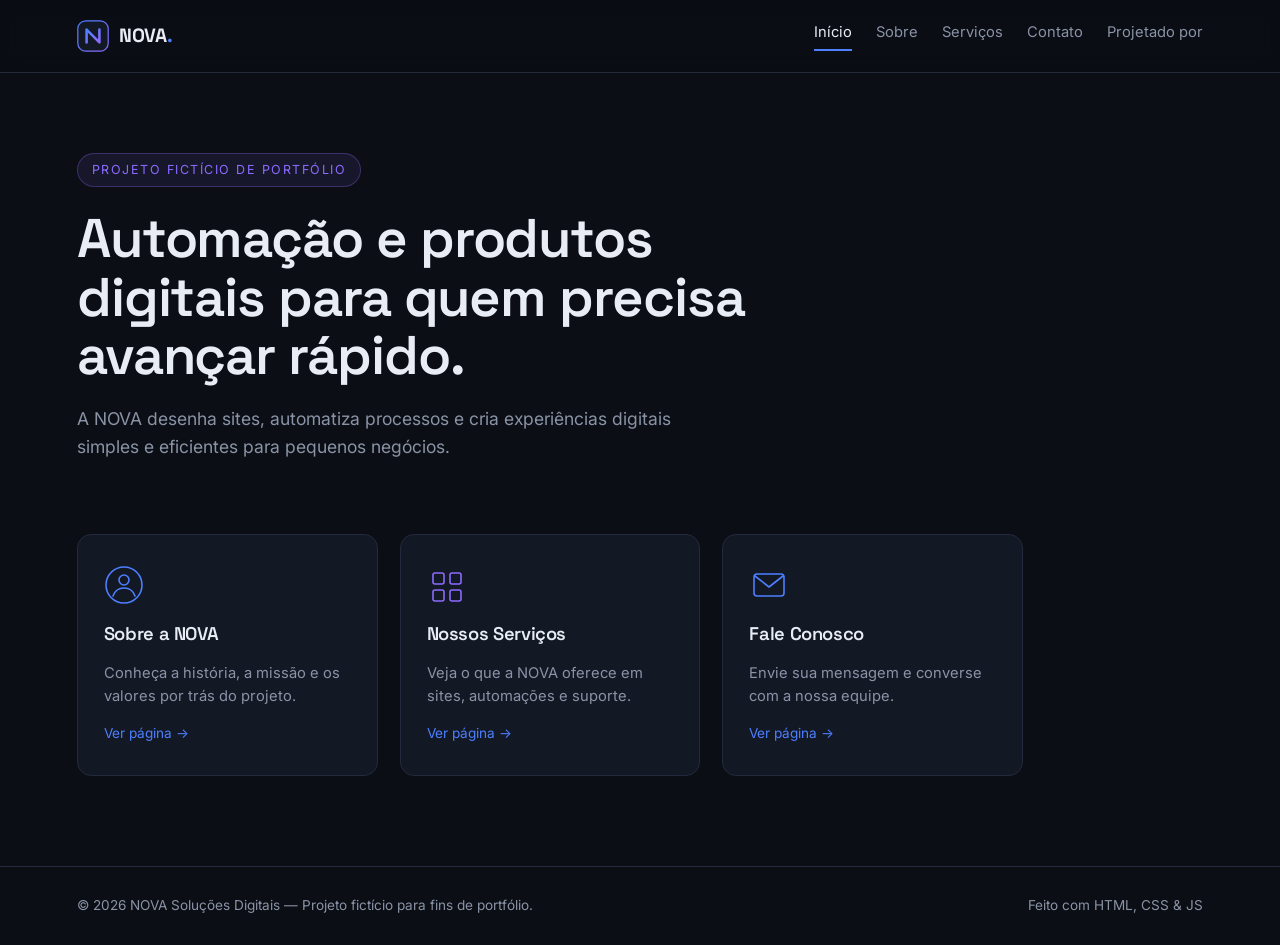
<file: index.html>
<!DOCTYPE html>
<html lang="pt-BR">
<head>
  <meta charset="UTF-8">
  <meta name="viewport" content="width=device-width, initial-scale=1.0">
  <title>NOVA — Soluções Digitais</title>
  <link rel="preconnect" href="https://fonts.googleapis.com">
  <link href="https://fonts.googleapis.com/css2?family=Space+Grotesk:wght@500;600;700&family=Inter:wght@400;500&display=swap" rel="stylesheet">
  <link rel="stylesheet" href="style.css">
</head>
<body>

  <header class="site-header">
    <a href="index.html" class="logo">
      <svg class="logo-mark" width="32" height="32" viewBox="0 0 40 40" xmlns="http://www.w3.org/2000/svg">
        <defs>
          <linearGradient id="g1" x1="0" y1="0" x2="1" y2="1">
            <stop offset="0" stop-color="#4D7FFF"/>
            <stop offset="1" stop-color="#8B6BFF"/>
          </linearGradient>
        </defs>
        <rect x="1" y="1" width="38" height="38" rx="10" fill="#131825" stroke="url(#g1)" stroke-width="1.5"/>
        <path d="M12 28V12L28 28V12" stroke="url(#g1)" stroke-width="3.2" fill="none" stroke-linecap="round" stroke-linejoin="round"/>
      </svg>
      <span class="logo-text">NOVA<span>.</span></span>
    </a>
    <nav class="top-nav">
      <a href="index.html" class="active">Início</a>
      <a href="sobre.html">Sobre</a>
      <a href="servicos.html">Serviços</a>
      <a href="contato.html">Contato</a>
      <a href="autor.html">Projetado por</a>
    </nav>
  </header>

  <main>
    <section class="page-hero">
      <span class="eyebrow">Projeto fictício de portfólio</span>
      <h1>Automação e produtos digitais para quem precisa avançar rápido.</h1>
      <p class="lead">A NOVA desenha sites, automatiza processos e cria experiências digitais simples e eficientes para pequenos negócios.</p>
    </section>

    <section class="section">
      <div class="nav-cards">

        <a class="nav-card" href="sobre.html">
          <svg class="icon" width="40" height="40" viewBox="0 0 40 40" fill="none">
            <circle cx="20" cy="20" r="18" stroke="#4D7FFF" stroke-width="1.6"/>
            <circle cx="20" cy="15" r="5" stroke="#4D7FFF" stroke-width="1.6"/>
            <path d="M9 31c1.8-5.2 6-8 11-8s9.2 2.8 11 8" stroke="#4D7FFF" stroke-width="1.6" stroke-linecap="round"/>
          </svg>
          <h3>Sobre a NOVA</h3>
          <p>Conheça a história, a missão e os valores por trás do projeto.</p>
          <span class="go">Ver página →</span>
        </a>

        <a class="nav-card" href="servicos.html">
          <svg class="icon" width="40" height="40" viewBox="0 0 40 40" fill="none">
            <rect x="6" y="8" width="11" height="11" rx="2" stroke="#8B6BFF" stroke-width="1.6"/>
            <rect x="23" y="8" width="11" height="11" rx="2" stroke="#8B6BFF" stroke-width="1.6"/>
            <rect x="6" y="25" width="11" height="11" rx="2" stroke="#8B6BFF" stroke-width="1.6"/>
            <rect x="23" y="25" width="11" height="11" rx="2" stroke="#8B6BFF" stroke-width="1.6"/>
          </svg>
          <h3>Nossos Serviços</h3>
          <p>Veja o que a NOVA oferece em sites, automações e suporte.</p>
          <span class="go">Ver página →</span>
        </a>

        <a class="nav-card" href="contato.html">
          <svg class="icon" width="40" height="40" viewBox="0 0 40 40" fill="none">
            <rect x="5" y="9" width="30" height="22" rx="3" stroke="#4D7FFF" stroke-width="1.6"/>
            <path d="M6 11l14 11 14-11" stroke="#4D7FFF" stroke-width="1.6" stroke-linecap="round" stroke-linejoin="round"/>
          </svg>
          <h3>Fale Conosco</h3>
          <p>Envie sua mensagem e converse com a nossa equipe.</p>
          <span class="go">Ver página →</span>
        </a>

      </div>
    </section>
  </main>

  <footer>
    <span>© 2026 NOVA Soluções Digitais — Projeto fictício para fins de portfólio.</span>
    <span>Feito com HTML, CSS &amp; JS</span>
  </footer>

</body>
</html>
</file>
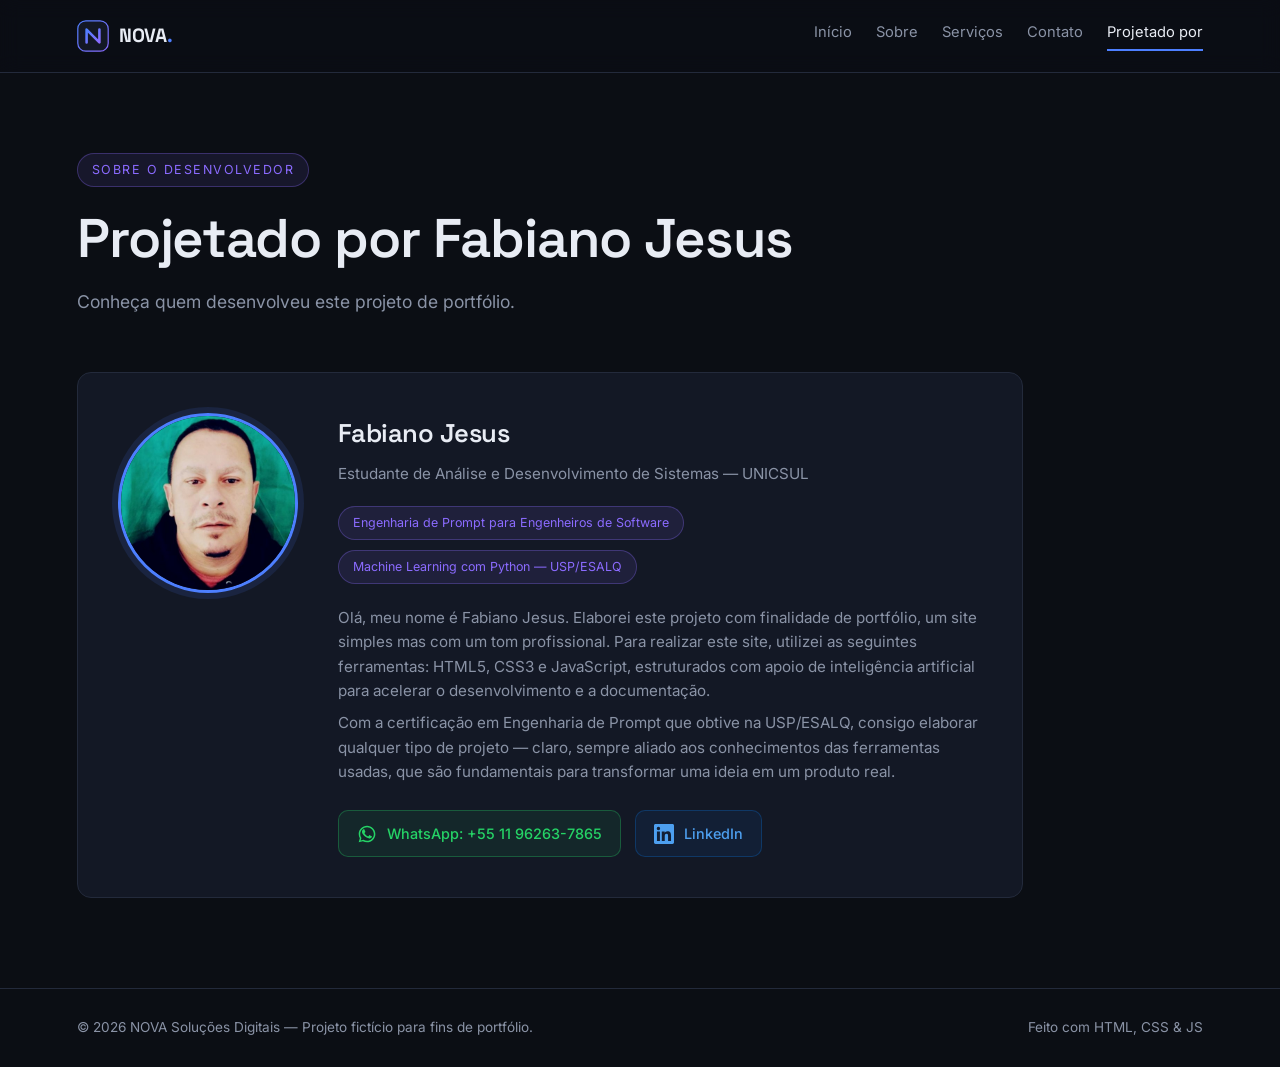
<file: autor.html>
<!DOCTYPE html>
<html lang="pt-BR">
<head>
  <meta charset="UTF-8">
  <meta name="viewport" content="width=device-width, initial-scale=1.0">
  <title>Projetado por Fabiano Jesus — NOVA</title>
  <link rel="preconnect" href="https://fonts.googleapis.com">
  <link href="https://fonts.googleapis.com/css2?family=Space+Grotesk:wght@500;600;700&family=Inter:wght@400;500&display=swap" rel="stylesheet">
  <link rel="stylesheet" href="style.css">
</head>
<body>

  <header class="site-header">
    <a href="index.html" class="logo">
      <svg class="logo-mark" width="32" height="32" viewBox="0 0 40 40" xmlns="http://www.w3.org/2000/svg">
        <defs>
          <linearGradient id="g1" x1="0" y1="0" x2="1" y2="1">
            <stop offset="0" stop-color="#4D7FFF"/>
            <stop offset="1" stop-color="#8B6BFF"/>
          </linearGradient>
        </defs>
        <rect x="1" y="1" width="38" height="38" rx="10" fill="#131825" stroke="url(#g1)" stroke-width="1.5"/>
        <path d="M12 28V12L28 28V12" stroke="url(#g1)" stroke-width="3.2" fill="none" stroke-linecap="round" stroke-linejoin="round"/>
      </svg>
      <span class="logo-text">NOVA<span>.</span></span>
    </a>
    <nav class="top-nav">
      <a href="index.html">Início</a>
      <a href="sobre.html">Sobre</a>
      <a href="servicos.html">Serviços</a>
      <a href="contato.html">Contato</a>
      <a href="autor.html" class="active">Projetado por</a>
    </nav>
  </header>

  <main>
    <section class="page-hero">
      <span class="eyebrow">Sobre o desenvolvedor</span>
      <h1>Projetado por Fabiano Jesus</h1>
      <p class="lead">Conheça quem desenvolveu este projeto de portfólio.</p>
    </section>

    <section class="section">
      <div class="author-card">
        <img src="assets/fabiano.jpg" alt="Foto de Fabiano Jesus" class="author-photo">

        <div class="author-info">
          <h2 class="author-name">Fabiano Jesus</h2>
          <p class="author-role">Estudante de Análise e Desenvolvimento de Sistemas — UNICSUL</p>

          <div class="author-badges">
            <span class="badge">Engenharia de Prompt para Engenheiros de Software</span>
            <span class="badge">Machine Learning com Python — USP/ESALQ</span>
          </div>

          <p class="author-text">
            Olá, meu nome é Fabiano Jesus. Elaborei este projeto com finalidade de portfólio, um site simples mas com um tom profissional. Para realizar este site, utilizei as seguintes ferramentas: HTML5, CSS3 e JavaScript, estruturados com apoio de inteligência artificial para acelerar o desenvolvimento e a documentação.
          </p>
          <p class="author-text">
            Com a certificação em Engenharia de Prompt que obtive na USP/ESALQ, consigo elaborar qualquer tipo de projeto — claro, sempre aliado aos conhecimentos das ferramentas usadas, que são fundamentais para transformar uma ideia em um produto real.
          </p>

          <div class="author-contacts">
            <a href="https://wa.me/5511962637865" target="_blank" rel="noopener noreferrer" class="contact-btn whatsapp">
              <svg width="20" height="20" viewBox="0 0 24 24" fill="currentColor" xmlns="http://www.w3.org/2000/svg">
                <path d="M17.472 14.382c-.297-.149-1.758-.867-2.03-.967-.273-.099-.471-.148-.67.15-.197.297-.767.966-.94 1.164-.173.199-.347.223-.644.075-1.746-.873-2.892-1.557-4.043-3.53-.305-.524.305-.486.873-1.616.099-.198.05-.371-.05-.52-.099-.149-.669-1.612-.916-2.207-.247-.594-.5-.514-.682-.524-.173-.01-.371-.012-.57-.012-.198 0-.52.075-.792.372-.272.297-1.04 1.016-1.04 2.479s1.064 2.876 1.213 3.074c.149.198 2.046 3.124 4.957 4.255 2.91 1.131 2.91.755 3.435.708.524-.05 1.758-.718 2.006-1.413.247-.694.247-1.288.173-1.413-.074-.124-.297-.198-.594-.347z"/>
                <path d="M12.04 2c-5.523 0-10 4.477-10 10 0 1.85.505 3.583 1.385 5.07L2 22l5.06-1.382A9.96 9.96 0 0 0 12.04 22c5.523 0 10-4.477 10-10s-4.477-10-10-10zm0 18.18a8.2 8.2 0 0 1-4.177-1.142l-.3-.178-3.105.848.85-3.027-.196-.31a8.18 8.18 0 0 1-1.252-4.371c0-4.516 3.674-8.19 8.19-8.19 4.516 0 8.19 3.674 8.19 8.19 0 4.516-3.674 8.18-8.2 8.18z"/>
              </svg>
              <span>WhatsApp: +55 11 96263-7865</span>
            </a>

            <a href="https://www.linkedin.com/in/fabiano-de-jesus-dos-santos-65408b392" target="_blank" rel="noopener noreferrer" class="contact-btn linkedin">
              <svg width="20" height="20" viewBox="0 0 24 24" fill="currentColor" xmlns="http://www.w3.org/2000/svg">
                <path d="M20.447 20.452h-3.554v-5.569c0-1.328-.027-3.037-1.852-3.037-1.853 0-2.136 1.445-2.136 2.939v5.667H9.351V9h3.414v1.561h.046c.477-.9 1.637-1.85 3.37-1.85 3.601 0 4.267 2.37 4.267 5.455v6.286zM5.337 7.433a2.062 2.062 0 1 1 0-4.124 2.062 2.062 0 0 1 0 4.124zM7.114 20.452H3.558V9h3.556v11.452zM22.225 0H1.771C.792 0 0 .774 0 1.729v20.542C0 23.227.792 24 1.771 24h20.451C23.2 24 24 23.227 24 22.271V1.729C24 .774 23.2 0 22.222 0h.003z"/>
              </svg>
              <span>LinkedIn</span>
            </a>
          </div>
        </div>
      </div>
    </section>
  </main>

  <footer>
    <span>© 2026 NOVA Soluções Digitais — Projeto fictício para fins de portfólio.</span>
    <span>Feito com HTML, CSS &amp; JS</span>
  </footer>

</body>
</html>
</file>
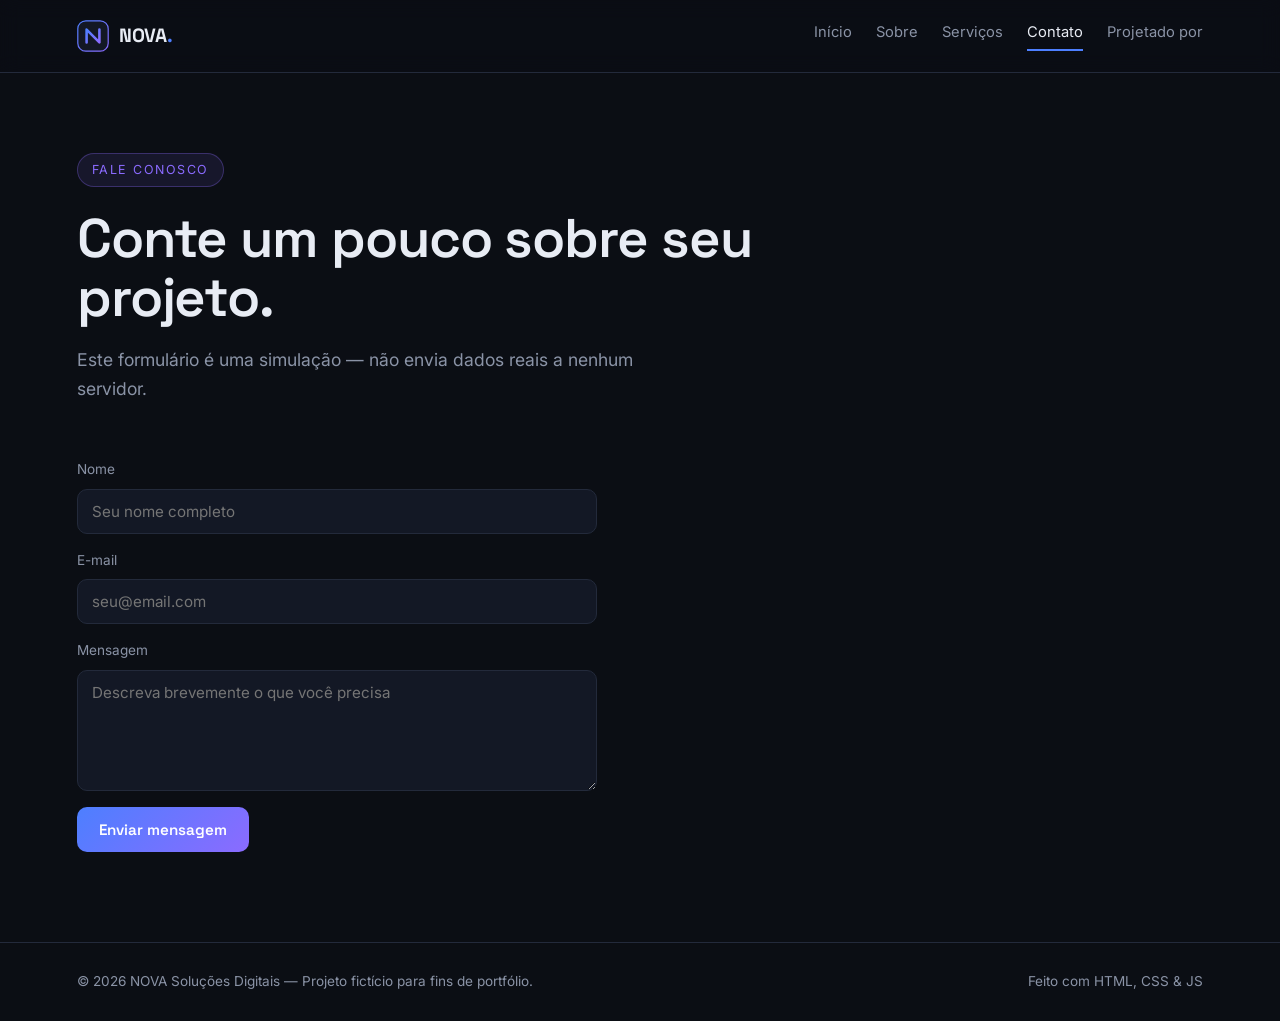
<file: contato.html>
<!DOCTYPE html>
<html lang="pt-BR">
<head>
  <meta charset="UTF-8">
  <meta name="viewport" content="width=device-width, initial-scale=1.0">
  <title>Contato — NOVA</title>
  <link rel="preconnect" href="https://fonts.googleapis.com">
  <link href="https://fonts.googleapis.com/css2?family=Space+Grotesk:wght@500;600;700&family=Inter:wght@400;500&display=swap" rel="stylesheet">
  <link rel="stylesheet" href="style.css">
</head>
<body>

  <header class="site-header">
    <a href="index.html" class="logo">
      <svg class="logo-mark" width="32" height="32" viewBox="0 0 40 40" xmlns="http://www.w3.org/2000/svg">
        <defs>
          <linearGradient id="g1" x1="0" y1="0" x2="1" y2="1">
            <stop offset="0" stop-color="#4D7FFF"/>
            <stop offset="1" stop-color="#8B6BFF"/>
          </linearGradient>
        </defs>
        <rect x="1" y="1" width="38" height="38" rx="10" fill="#131825" stroke="url(#g1)" stroke-width="1.5"/>
        <path d="M12 28V12L28 28V12" stroke="url(#g1)" stroke-width="3.2" fill="none" stroke-linecap="round" stroke-linejoin="round"/>
      </svg>
      <span class="logo-text">NOVA<span>.</span></span>
    </a>
    <nav class="top-nav">
      <a href="index.html">Início</a>
      <a href="sobre.html">Sobre</a>
      <a href="servicos.html">Serviços</a>
      <a href="contato.html" class="active">Contato</a>
      <a href="autor.html">Projetado por</a>
    </nav>
  </header>

  <main>
    <section class="page-hero">
      <span class="eyebrow">Fale conosco</span>
      <h1>Conte um pouco sobre seu projeto.</h1>
      <p class="lead">Este formulário é uma simulação — não envia dados reais a nenhum servidor.</p>
    </section>

    <section class="section">
      <form class="contact-form" id="contactForm">
        <div class="field">
          <label for="nome">Nome</label>
          <input type="text" id="nome" placeholder="Seu nome completo" required>
        </div>
        <div class="field">
          <label for="email">E-mail</label>
          <input type="email" id="email" placeholder="seu@email.com" required>
        </div>
        <div class="field">
          <label for="mensagem">Mensagem</label>
          <textarea id="mensagem" rows="5" placeholder="Descreva brevemente o que você precisa" required></textarea>
        </div>
        <button type="button" class="btn-primary" id="sendBtn">Enviar mensagem</button>
        <p class="form-status" id="formStatus">Mensagem simulada enviada. Em um projeto real, isso seria conectado a um backend ou serviço de e-mail.</p>
      </form>
    </section>
  </main>

  <footer>
    <span>© 2026 NOVA Soluções Digitais — Projeto fictício para fins de portfólio.</span>
    <span>Feito com HTML, CSS &amp; JS</span>
  </footer>

  <script>
    const btn = document.getElementById('sendBtn');
    const status = document.getElementById('formStatus');
    const form = document.getElementById('contactForm');

    btn.addEventListener('click', () => {
      if (!form.checkValidity()) {
        form.reportValidity();
        return;
      }
      status.style.display = 'block';
      form.reset();
    });
  </script>

</body>
</html>
</file>
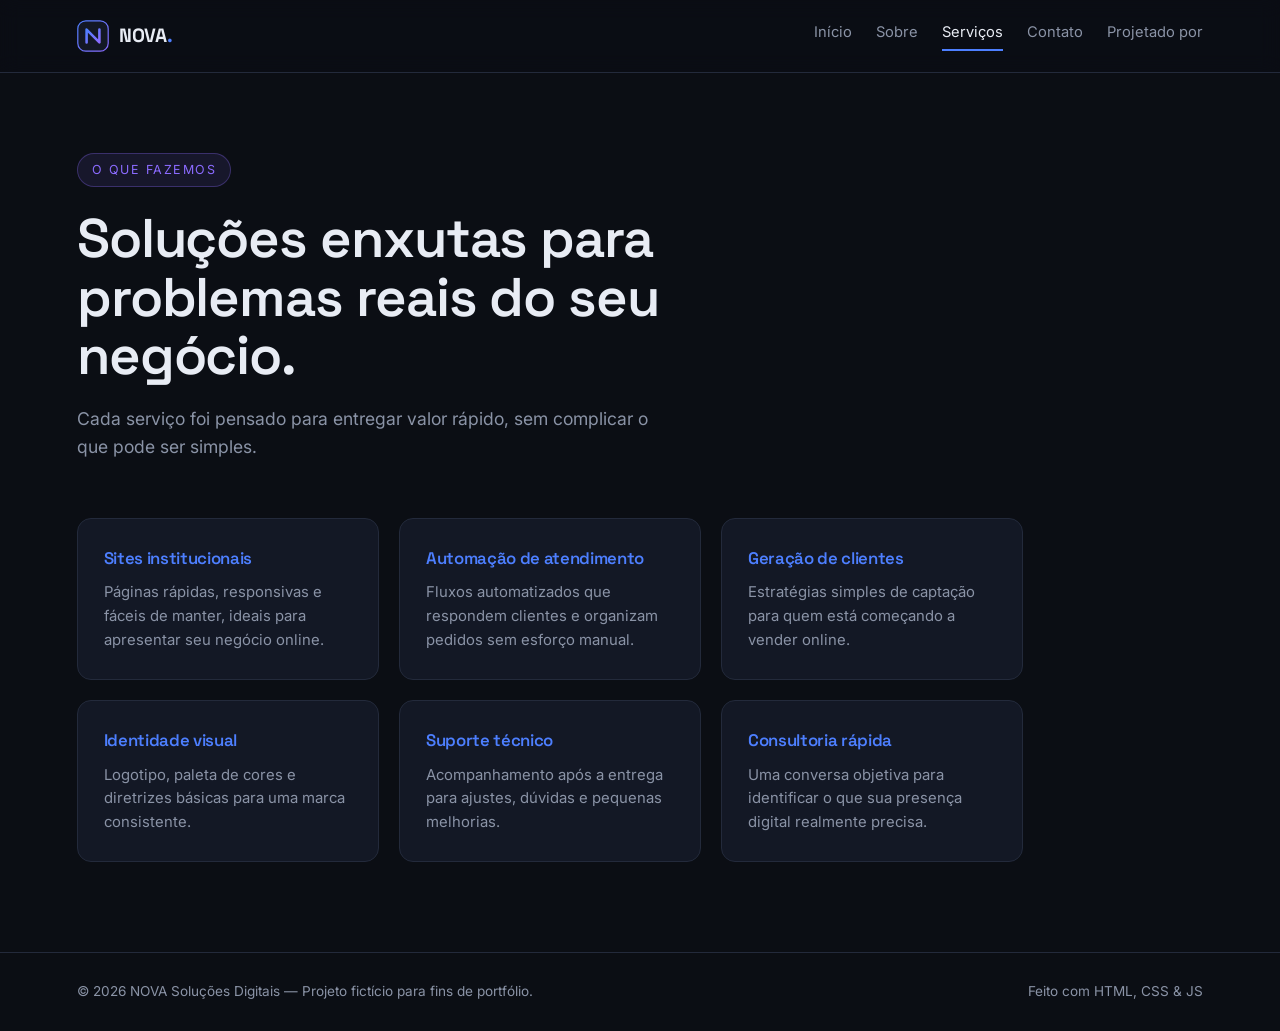
<file: servicos.html>
<!DOCTYPE html>
<html lang="pt-BR">
<head>
  <meta charset="UTF-8">
  <meta name="viewport" content="width=device-width, initial-scale=1.0">
  <title>Serviços — NOVA</title>
  <link rel="preconnect" href="https://fonts.googleapis.com">
  <link href="https://fonts.googleapis.com/css2?family=Space+Grotesk:wght@500;600;700&family=Inter:wght@400;500&display=swap" rel="stylesheet">
  <link rel="stylesheet" href="style.css">
</head>
<body>

  <header class="site-header">
    <a href="index.html" class="logo">
      <svg class="logo-mark" width="32" height="32" viewBox="0 0 40 40" xmlns="http://www.w3.org/2000/svg">
        <defs>
          <linearGradient id="g1" x1="0" y1="0" x2="1" y2="1">
            <stop offset="0" stop-color="#4D7FFF"/>
            <stop offset="1" stop-color="#8B6BFF"/>
          </linearGradient>
        </defs>
        <rect x="1" y="1" width="38" height="38" rx="10" fill="#131825" stroke="url(#g1)" stroke-width="1.5"/>
        <path d="M12 28V12L28 28V12" stroke="url(#g1)" stroke-width="3.2" fill="none" stroke-linecap="round" stroke-linejoin="round"/>
      </svg>
      <span class="logo-text">NOVA<span>.</span></span>
    </a>
    <nav class="top-nav">
      <a href="index.html">Início</a>
      <a href="sobre.html">Sobre</a>
      <a href="servicos.html" class="active">Serviços</a>
      <a href="contato.html">Contato</a>
      <a href="autor.html">Projetado por</a>
    </nav>
  </header>

  <main>
    <section class="page-hero">
      <span class="eyebrow">O que fazemos</span>
      <h1>Soluções enxutas para problemas reais do seu negócio.</h1>
      <p class="lead">Cada serviço foi pensado para entregar valor rápido, sem complicar o que pode ser simples.</p>
    </section>

    <section class="section">
      <div class="grid-3">
        <div class="card">
          <h3>Sites institucionais</h3>
          <p>Páginas rápidas, responsivas e fáceis de manter, ideais para apresentar seu negócio online.</p>
        </div>
        <div class="card">
          <h3>Automação de atendimento</h3>
          <p>Fluxos automatizados que respondem clientes e organizam pedidos sem esforço manual.</p>
        </div>
        <div class="card">
          <h3>Geração de clientes</h3>
          <p>Estratégias simples de captação para quem está começando a vender online.</p>
        </div>
        <div class="card">
          <h3>Identidade visual</h3>
          <p>Logotipo, paleta de cores e diretrizes básicas para uma marca consistente.</p>
        </div>
        <div class="card">
          <h3>Suporte técnico</h3>
          <p>Acompanhamento após a entrega para ajustes, dúvidas e pequenas melhorias.</p>
        </div>
        <div class="card">
          <h3>Consultoria rápida</h3>
          <p>Uma conversa objetiva para identificar o que sua presença digital realmente precisa.</p>
        </div>
      </div>
    </section>
  </main>

  <footer>
    <span>© 2026 NOVA Soluções Digitais — Projeto fictício para fins de portfólio.</span>
    <span>Feito com HTML, CSS &amp; JS</span>
  </footer>

</body>
</html>
</file>
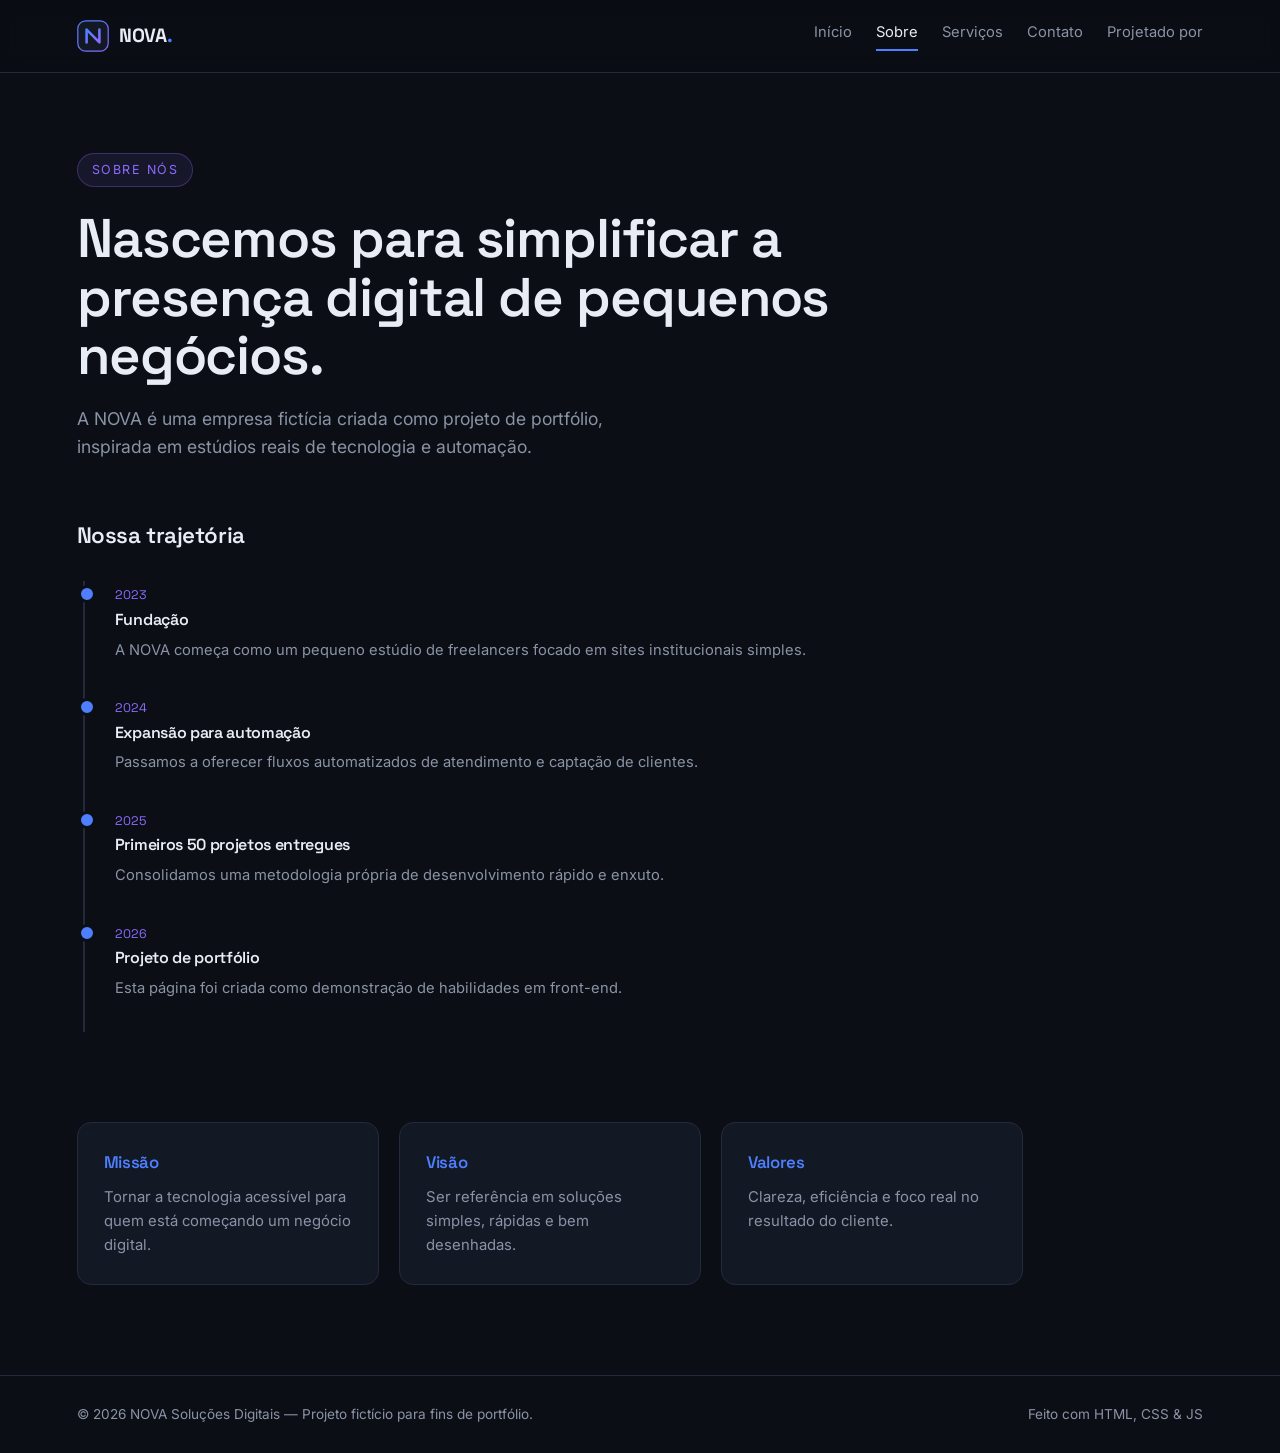
<file: sobre.html>
<!DOCTYPE html>
<html lang="pt-BR">
<head>
  <meta charset="UTF-8">
  <meta name="viewport" content="width=device-width, initial-scale=1.0">
  <title>Sobre — NOVA</title>
  <link rel="preconnect" href="https://fonts.googleapis.com">
  <link href="https://fonts.googleapis.com/css2?family=Space+Grotesk:wght@500;600;700&family=Inter:wght@400;500&display=swap" rel="stylesheet">
  <link rel="stylesheet" href="style.css">
</head>
<body>

  <header class="site-header">
    <a href="index.html" class="logo">
      <svg class="logo-mark" width="32" height="32" viewBox="0 0 40 40" xmlns="http://www.w3.org/2000/svg">
        <defs>
          <linearGradient id="g1" x1="0" y1="0" x2="1" y2="1">
            <stop offset="0" stop-color="#4D7FFF"/>
            <stop offset="1" stop-color="#8B6BFF"/>
          </linearGradient>
        </defs>
        <rect x="1" y="1" width="38" height="38" rx="10" fill="#131825" stroke="url(#g1)" stroke-width="1.5"/>
        <path d="M12 28V12L28 28V12" stroke="url(#g1)" stroke-width="3.2" fill="none" stroke-linecap="round" stroke-linejoin="round"/>
      </svg>
      <span class="logo-text">NOVA<span>.</span></span>
    </a>
    <nav class="top-nav">
      <a href="index.html">Início</a>
      <a href="sobre.html" class="active">Sobre</a>
      <a href="servicos.html">Serviços</a>
      <a href="contato.html">Contato</a>
      <a href="autor.html">Projetado por</a>
    </nav>
  </header>

  <main>
    <section class="page-hero">
      <span class="eyebrow">Sobre nós</span>
      <h1>Nascemos para simplificar a presença digital de pequenos negócios.</h1>
      <p class="lead">A NOVA é uma empresa fictícia criada como projeto de portfólio, inspirada em estúdios reais de tecnologia e automação.</p>
    </section>

    <section class="section">
      <h2 style="margin-bottom: 28px; font-size: 1.4rem;">Nossa trajetória</h2>
      <div class="timeline">
        <div class="timeline-item">
          <span class="year">2023</span>
          <h3>Fundação</h3>
          <p>A NOVA começa como um pequeno estúdio de freelancers focado em sites institucionais simples.</p>
        </div>
        <div class="timeline-item">
          <span class="year">2024</span>
          <h3>Expansão para automação</h3>
          <p>Passamos a oferecer fluxos automatizados de atendimento e captação de clientes.</p>
        </div>
        <div class="timeline-item">
          <span class="year">2025</span>
          <h3>Primeiros 50 projetos entregues</h3>
          <p>Consolidamos uma metodologia própria de desenvolvimento rápido e enxuto.</p>
        </div>
        <div class="timeline-item">
          <span class="year">2026</span>
          <h3>Projeto de portfólio</h3>
          <p>Esta página foi criada como demonstração de habilidades em front-end.</p>
        </div>
      </div>
    </section>

    <section class="section" style="padding-top: 0;">
      <div class="grid-3">
        <div class="card">
          <h3>Missão</h3>
          <p>Tornar a tecnologia acessível para quem está começando um negócio digital.</p>
        </div>
        <div class="card">
          <h3>Visão</h3>
          <p>Ser referência em soluções simples, rápidas e bem desenhadas.</p>
        </div>
        <div class="card">
          <h3>Valores</h3>
          <p>Clareza, eficiência e foco real no resultado do cliente.</p>
        </div>
      </div>
    </section>
  </main>

  <footer>
    <span>© 2026 NOVA Soluções Digitais — Projeto fictício para fins de portfólio.</span>
    <span>Feito com HTML, CSS &amp; JS</span>
  </footer>

</body>
</html>
</file>
<file: style.css>
/* =========================================================
   NOVA — Soluções Digitais
   Paleta: #0B0E14 (fundo), #131825 (superfície),
           #4D7FFF (acento primário), #8B6BFF (acento secundário),
           #E8ECF4 (texto claro), #8A93A6 (texto secundário)
   Tipografia: Space Grotesk (display) + Inter (corpo)
   ========================================================= */

:root {
  --bg: #0B0E14;
  --surface: #131825;
  --surface-2: #1A2030;
  --border: #232A3B;
  --blue: #4D7FFF;
  --purple: #8B6BFF;
  --text: #E8ECF4;
  --text-dim: #8A93A6;
  --radius: 14px;
}

* {
  margin: 0;
  padding: 0;
  box-sizing: border-box;
}

html {
  scroll-behavior: smooth;
}

body {
  background: var(--bg);
  color: var(--text);
  font-family: 'Inter', system-ui, -apple-system, sans-serif;
  line-height: 1.6;
  min-height: 100vh;
  display: flex;
  flex-direction: column;
}

h1, h2, h3, .display {
  font-family: 'Space Grotesk', system-ui, sans-serif;
  letter-spacing: -0.02em;
  font-weight: 600;
}

a {
  color: inherit;
  text-decoration: none;
}

/* ---------- Header / Logo ---------- */

.site-header {
  display: flex;
  align-items: center;
  justify-content: space-between;
  gap: 24px;
  padding: 20px 6vw;
  border-bottom: 1px solid var(--border);
  position: sticky;
  top: 0;
  background: rgba(11, 14, 20, 0.85);
  backdrop-filter: blur(10px);
  z-index: 10;
}

.logo {
  display: flex;
  align-items: center;
  gap: 10px;
  flex-shrink: 0;
}

.logo-mark {
  display: block;
  width: 32px;
  height: 32px;
  min-width: 32px;
  min-height: 32px;
  max-width: 32px;
  max-height: 32px;
  flex-shrink: 0;
}

.logo-text {
  font-family: 'Space Grotesk', sans-serif;
  font-size: 1.2rem;
  font-weight: 700;
  letter-spacing: -0.01em;
  white-space: nowrap;
}

.logo-text span {
  color: var(--blue);
}

nav.top-nav {
  display: flex;
  align-items: center;
  gap: 24px;
  flex-shrink: 0;
}

nav.top-nav a {
  font-size: 0.92rem;
  color: var(--text-dim);
  transition: color 0.2s ease;
  padding-bottom: 4px;
  border-bottom: 2px solid transparent;
}

nav.top-nav a:hover,
nav.top-nav a.active {
  color: var(--text);
  border-bottom-color: var(--blue);
}

/* ---------- Layout ---------- */

main {
  flex: 1;
}

.page-hero {
  padding: 80px 6vw 56px;
  max-width: 1100px;
}

.eyebrow {
  display: inline-block;
  font-size: 0.78rem;
  letter-spacing: 0.12em;
  text-transform: uppercase;
  color: var(--purple);
  background: rgba(139, 107, 255, 0.1);
  border: 1px solid rgba(139, 107, 255, 0.3);
  border-radius: 999px;
  padding: 6px 14px;
  margin-bottom: 22px;
}

.page-hero h1 {
  font-size: clamp(2.1rem, 4.5vw, 3.4rem);
  line-height: 1.08;
  max-width: 760px;
}

.page-hero p.lead {
  color: var(--text-dim);
  font-size: 1.1rem;
  max-width: 600px;
  margin-top: 20px;
}

.section {
  padding: 0 6vw 90px;
  max-width: 1100px;
}

/* ---------- Botões de navegação (Home) ---------- */

.nav-cards {
  display: grid;
  grid-template-columns: repeat(3, 1fr);
  gap: 22px;
  margin-top: 16px;
}

.nav-card {
  background: var(--surface);
  border: 1px solid var(--border);
  border-radius: var(--radius);
  padding: 30px 26px;
  display: flex;
  flex-direction: column;
  gap: 14px;
  transition: transform 0.2s ease, border-color 0.2s ease, background 0.2s ease;
  cursor: pointer;
}

.nav-card:hover {
  transform: translateY(-4px);
  border-color: var(--blue);
  background: var(--surface-2);
}

.nav-card .icon {
  width: 40px;
  height: 40px;
}

.nav-card h3 {
  font-size: 1.15rem;
}

.nav-card p {
  color: var(--text-dim);
  font-size: 0.92rem;
}

.nav-card .go {
  margin-top: auto;
  font-size: 0.85rem;
  color: var(--blue);
  display: flex;
  align-items: center;
  gap: 6px;
}

/* ---------- Cards genéricos de conteúdo ---------- */

.grid-3 {
  display: grid;
  grid-template-columns: repeat(3, 1fr);
  gap: 20px;
}

.card {
  background: var(--surface);
  border: 1px solid var(--border);
  border-radius: var(--radius);
  padding: 26px;
}

.card h3 {
  font-size: 1.05rem;
  margin-bottom: 10px;
  color: var(--blue);
}

.card p {
  color: var(--text-dim);
  font-size: 0.93rem;
}

/* ---------- Formulário de contato ---------- */

form.contact-form {
  max-width: 520px;
  display: flex;
  flex-direction: column;
  gap: 16px;
}

.field {
  display: flex;
  flex-direction: column;
  gap: 8px;
}

.field label {
  font-size: 0.85rem;
  color: var(--text-dim);
}

.field input,
.field textarea {
  background: var(--surface);
  border: 1px solid var(--border);
  border-radius: 10px;
  padding: 12px 14px;
  color: var(--text);
  font-family: inherit;
  font-size: 0.95rem;
  resize: vertical;
}

.field input:focus,
.field textarea:focus {
  outline: none;
  border-color: var(--blue);
}

.btn-primary {
  background: linear-gradient(135deg, var(--blue), var(--purple));
  color: #fff;
  border: none;
  border-radius: 10px;
  padding: 13px 22px;
  font-family: 'Space Grotesk', sans-serif;
  font-weight: 600;
  font-size: 0.95rem;
  cursor: pointer;
  width: fit-content;
  transition: opacity 0.2s ease;
}

.btn-primary:hover {
  opacity: 0.88;
}

.form-status {
  font-size: 0.88rem;
  color: var(--purple);
  display: none;
}

/* ---------- Timeline (Sobre) ---------- */

.timeline {
  display: flex;
  flex-direction: column;
  gap: 0;
  border-left: 2px solid var(--border);
  margin-left: 6px;
}

.timeline-item {
  position: relative;
  padding: 0 0 32px 30px;
}

.timeline-item::before {
  content: '';
  position: absolute;
  left: -7px;
  top: 4px;
  width: 12px;
  height: 12px;
  border-radius: 50%;
  background: var(--blue);
  border: 3px solid var(--bg);
}

.timeline-item h3 {
  font-size: 1rem;
  margin-bottom: 6px;
}

.timeline-item .year {
  font-size: 0.78rem;
  color: var(--purple);
  font-family: 'Space Grotesk', sans-serif;
}

.timeline-item p {
  color: var(--text-dim);
  font-size: 0.92rem;
  margin-top: 6px;
}

/* ---------- Página "Projetado por" (autor) ---------- */

.author-card {
  display: flex;
  gap: 40px;
  background: var(--surface);
  border: 1px solid var(--border);
  border-radius: var(--radius);
  padding: 40px;
}

.author-photo {
  width: 180px;
  height: 180px;
  min-width: 180px;
  border-radius: 50%;
  object-fit: cover;
  border: 3px solid var(--blue);
  box-shadow: 0 0 0 6px rgba(77, 127, 255, 0.12);
}

.author-info {
  display: flex;
  flex-direction: column;
  gap: 8px;
}

.author-name {
  font-size: 1.6rem;
}

.author-role {
  color: var(--text-dim);
  font-size: 0.95rem;
  margin-bottom: 6px;
}

.author-badges {
  display: flex;
  flex-wrap: wrap;
  gap: 10px;
  margin: 6px 0 14px;
}

.author-badges .badge {
  font-size: 0.78rem;
  color: var(--purple);
  background: rgba(139, 107, 255, 0.1);
  border: 1px solid rgba(139, 107, 255, 0.3);
  border-radius: 999px;
  padding: 6px 14px;
}

.author-text {
  color: var(--text-dim);
  font-size: 0.95rem;
  max-width: 640px;
}

.author-contacts {
  display: flex;
  gap: 14px;
  margin-top: 18px;
  flex-wrap: wrap;
}

.contact-btn {
  display: flex;
  align-items: center;
  gap: 10px;
  padding: 11px 18px;
  border-radius: 10px;
  font-size: 0.9rem;
  font-weight: 500;
  border: 1px solid var(--border);
  transition: transform 0.18s ease, border-color 0.18s ease, background 0.18s ease;
}

.contact-btn svg {
  flex-shrink: 0;
  display: block;
}

.contact-btn:hover {
  transform: translateY(-2px);
}

.contact-btn.whatsapp {
  background: rgba(37, 211, 102, 0.08);
  color: #25D366;
  border-color: rgba(37, 211, 102, 0.3);
}

.contact-btn.whatsapp:hover {
  border-color: #25D366;
}

.contact-btn.linkedin {
  background: rgba(10, 102, 194, 0.1);
  color: #4D9FEF;
  border-color: rgba(10, 102, 194, 0.35);
}

.contact-btn.linkedin:hover {
  border-color: #4D9FEF;
}

/* ---------- Footer ---------- */

footer {
  border-top: 1px solid var(--border);
  padding: 28px 6vw;
  display: flex;
  justify-content: space-between;
  align-items: center;
  color: var(--text-dim);
  font-size: 0.85rem;
}

/* ---------- Responsivo ---------- */

@media (max-width: 820px) {
  .nav-cards,
  .grid-3 {
    grid-template-columns: 1fr;
  }

  .site-header {
    flex-wrap: wrap;
    gap: 14px;
  }

  nav.top-nav {
    gap: 16px;
    width: 100%;
    justify-content: center;
    flex-wrap: wrap;
  }

  .author-card {
    flex-direction: column;
    align-items: center;
    text-align: center;
    padding: 32px 24px;
  }

  .author-info {
    align-items: center;
  }

  .author-badges,
  .author-contacts {
    justify-content: center;
  }

  footer {
    flex-direction: column;
    gap: 8px;
    text-align: center;
  }
}
</file>
